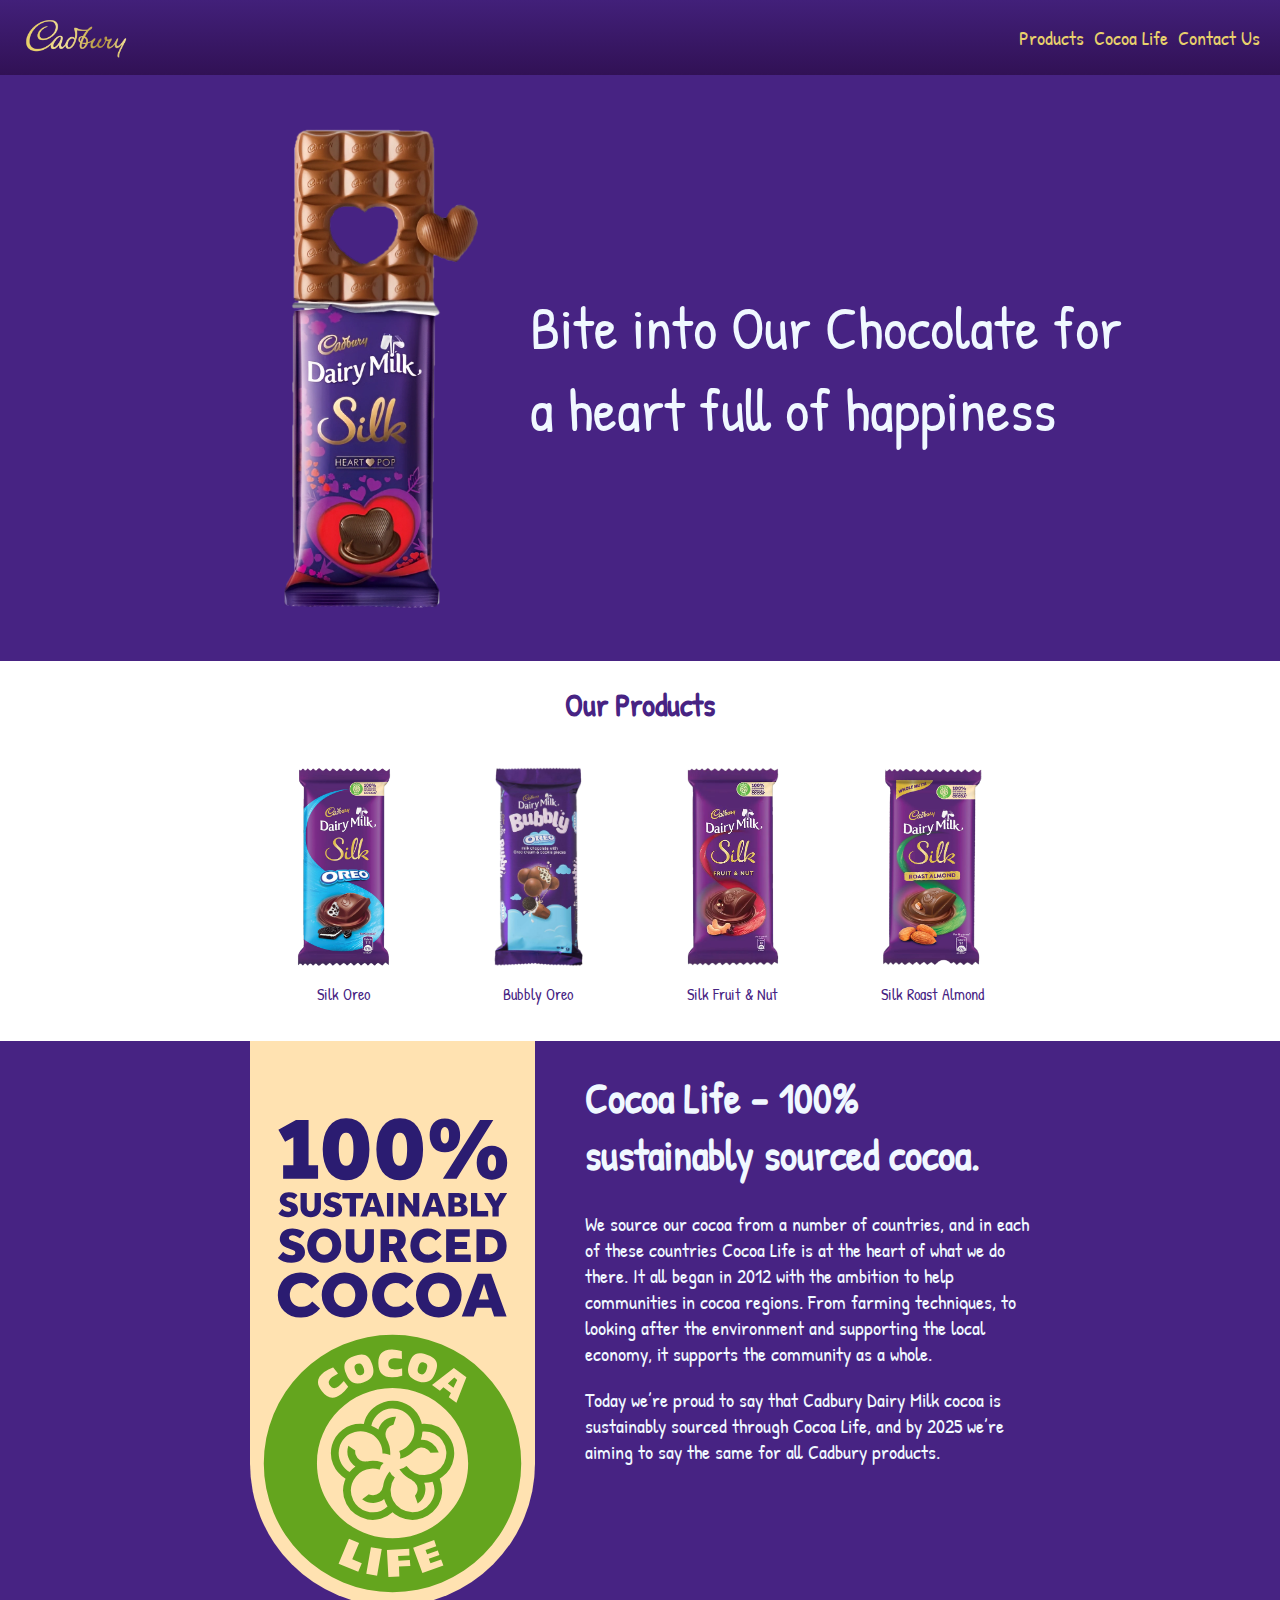
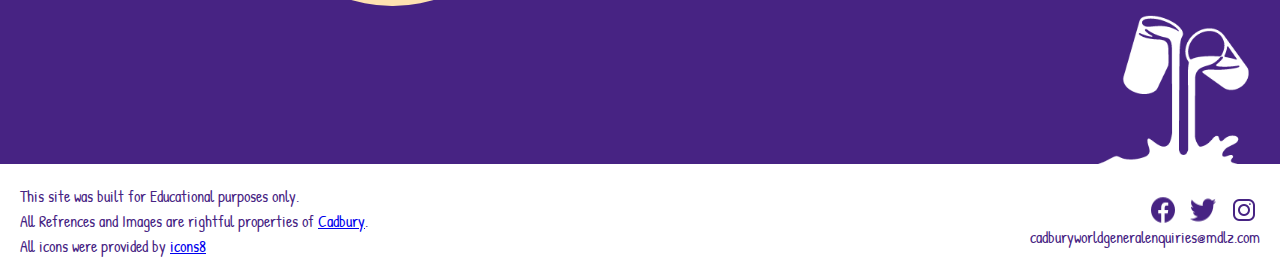
<file: index.html>
<!DOCTYPE html>
<html lang="en">
<head>
    <link rel="stylesheet" href="styles.css">
    <meta charset="UTF-8">
    <meta http-equiv="X-UA-Compatible" content="IE=edge">
    <meta name="viewport" content="width=device-width, initial-scale=1.0">
    <link rel="icon" type="image/x-icon" href="./jar.jpg">
    <title>Cadbury</title>
</head>
<body>
    <div class="body">
        <div class="header">
                <img class="logo" src="./Cadbury-Logo.png" alt="Cadbury-Logo">
            <div class="header-links">
                <ul>
                    <li><a class="nav" href="#products">Products</a></li>
                    <li><a class="nav" href="#cocoa">Cocoa Life</a></li>
                    <li><a class="nav" href="#contacts">Contact Us</a></li>
                </ul>
            </div>
        </div>
        <div class="main">
                <img class="dairy-milk" src="./cad.png" alt="Dairy milk png">
            <div class="main-text">
                Bite into Our Chocolate for a heart full of happiness
            </div>
        </div>
        <div id="products" class="our-products">
            <h1 class="product-heading">Our Products</h1>
            <div class="products">
                <div class="product">
                    <img class="product-img" src="./oreo.png">
                    <p>Silk Oreo</p>
                </div>
                <div class="product">
                    <img class="product-img" src="./bubbly.png">
                    <p>Bubbly Oreo</p>
                </div>
                <div class="product">
                    <img class="product-img" src="./fruit-nut.png">
                    <p>Silk Fruit & Nut</p>
                </div>
                <div class="product">
                    <img class="product-img" src="./roast-almond.png">
                    <p>Silk Roast Almond</p>
                </div>
            </div>
        </div>
        <div id="cocoa" class="cocoa">
            <img class="banner" src="./cocoa-life-banner-vertical.svg" alt="cocoa banner">
            <div class="cocoa-text">
                <h1 class="cocoa-heading">Cocoa Life – 100% sustainably sourced cocoa.</h1>
                <p class="cocoa-para">
                We source our cocoa from a number of countries, and in each of these countries Cocoa Life is at the heart of what we do there. It all began in 2012 with the ambition to help communities in cocoa regions. From farming techniques, to looking after the environment and supporting the local economy, it supports the community as a whole.
                </p>
                <p class="cocoa-para">
                Today we’re proud to say that Cadbury Dairy Milk cocoa is sustainably sourced through Cocoa Life, and by 2025 we’re aiming to say the same for all Cadbury products.
                </p>
            </div>
        </div>
        <div class="pour">
            <img class="cup" src="./pour.png" alt="pour">
        </div>
        <div id="contacts" class="footer">
            <div class="footer-text">
                <p class="footer-para"> This site was built for Educational purposes only.</p>
                <p class="footer-para">All Refrences and Images are rightful properties of <a href="https://www.cadbury.co.uk/">Cadbury</a>.</p>
                <p class="footer-para">All icons were provided by <a href="https://icons8.com/">icons8</a></p>
            </div>
            <div class="contacts">
                <div class="icons">
                    <img src="./icons8-facebook-30.png">
                    <img src="./icons8-twitter-30.png">
                    <img src="./icons8-instagram-32.png">
                </div>
                <div class="email">
                    cadburyworldgeneralenquiries@mdlz.com
                </div>
            </div>
        </div>
    </div>
</body>
</html>
</file>
<file: styles.css>
@import url('https://fonts.googleapis.com/css2?family=Patrick+Hand&display=swap');

body {
    font-family: 'Patrick Hand', cursive; ;
    margin: 0px;
}
.body {
    color: aliceblue;
    background-color: #472383;
    min-height: 100vh;
    display: flex;
    flex-direction: column;
    justify-content: space-between;
}
.header {
    align-items: center;
    background: rgb(66,32,122);
    background: linear-gradient(180deg, rgba(66,32,122,1) 0%, rgba(49,17,85,1) 100%);
    display: flex;
}
.nav {
    text-decoration: none;
    color: #E9D16C;
}
.header-links {
    padding: 10px;
    align-items: center;
    margin-right: 10px;
    margin-left: auto;
}
ul {
    color: #E9D16C;
    font-size: 20px;
    display: flex;
    list-style: none;
    gap: 10px;
    margin: 0;
    padding: 0;
}
.main { 
   padding-left: 100px;
   padding-right: 100px;
    justify-content: flex-end;
    padding-top: 50px;
    padding-bottom: 50px;
    display: flex;
    height: 100%;
}
.main-text {
    max-width: 600px;
    padding: 50px;
    display: flex;
    justify-content: flex-start;
    align-items: center;
    font-size: 60px;
}
.our-products {
    color: #472383;
    display: flex;
    background-color: #FFFFFF;
    flex-direction: column;
    align-items: center;
    justify-content: space-between;
}
.product-names {
    justify-content: center;
    display: flex;
    gap: 150px;
}
.products {
    padding: 20px;
    background-color: #FFFFFF;
    display: flex;
    gap: 100px;
    justify-content: center;
}
.product {
    text-align: center;
    display: flex;
    flex-direction: column;
}
.product-img {
    max-width: 200px;
    max-height: 200px;
}
.product:hover {
    transform: scale(1.25);
}
.cocoa {
    padding-left: 250px;
    padding-right: 250px;
    display: flex;
    justify-content: center;
    gap: 50px;
}
.cocoa-text {
    padding-bottom: 50px;
    min-width: 300px;
    display: flex;
    flex-direction: column;
}
.cocoa-heading {
    font-size: 42px;
}
.cocoa-para {
    margin-top: 0;
    line-height: 26px;
    font-size: 20px;
}
.banner {
    max-height: 600px;
}
.pour {
    display: flex;
    justify-content: flex-end;
}
.cup {
    max-height: 200px;
    max-width: 200px;
}
.footer {
    padding: 20px;
    height: 75px;
    color: #472383;
    background-color: #FFFFFF;
    display: flex;
    justify-content: space-between;
    align-items: center;
}
.logo {
    height: 75px; 
    width: 150px; 
    object-fit: contain;
}
.dairy-milk {
    max-height: 600px;
    max-width: 200px;
}
.contacts {
    display: flex;
    flex-direction: column;
}
.icons {
    gap: 10px;
    justify-content: flex-end;
    display: flex;
}
.footer-text {
    gap: 3px;
    display: flex;
    flex-direction: column;
}
.footer-para {
    margin: 0;
}
</file>
